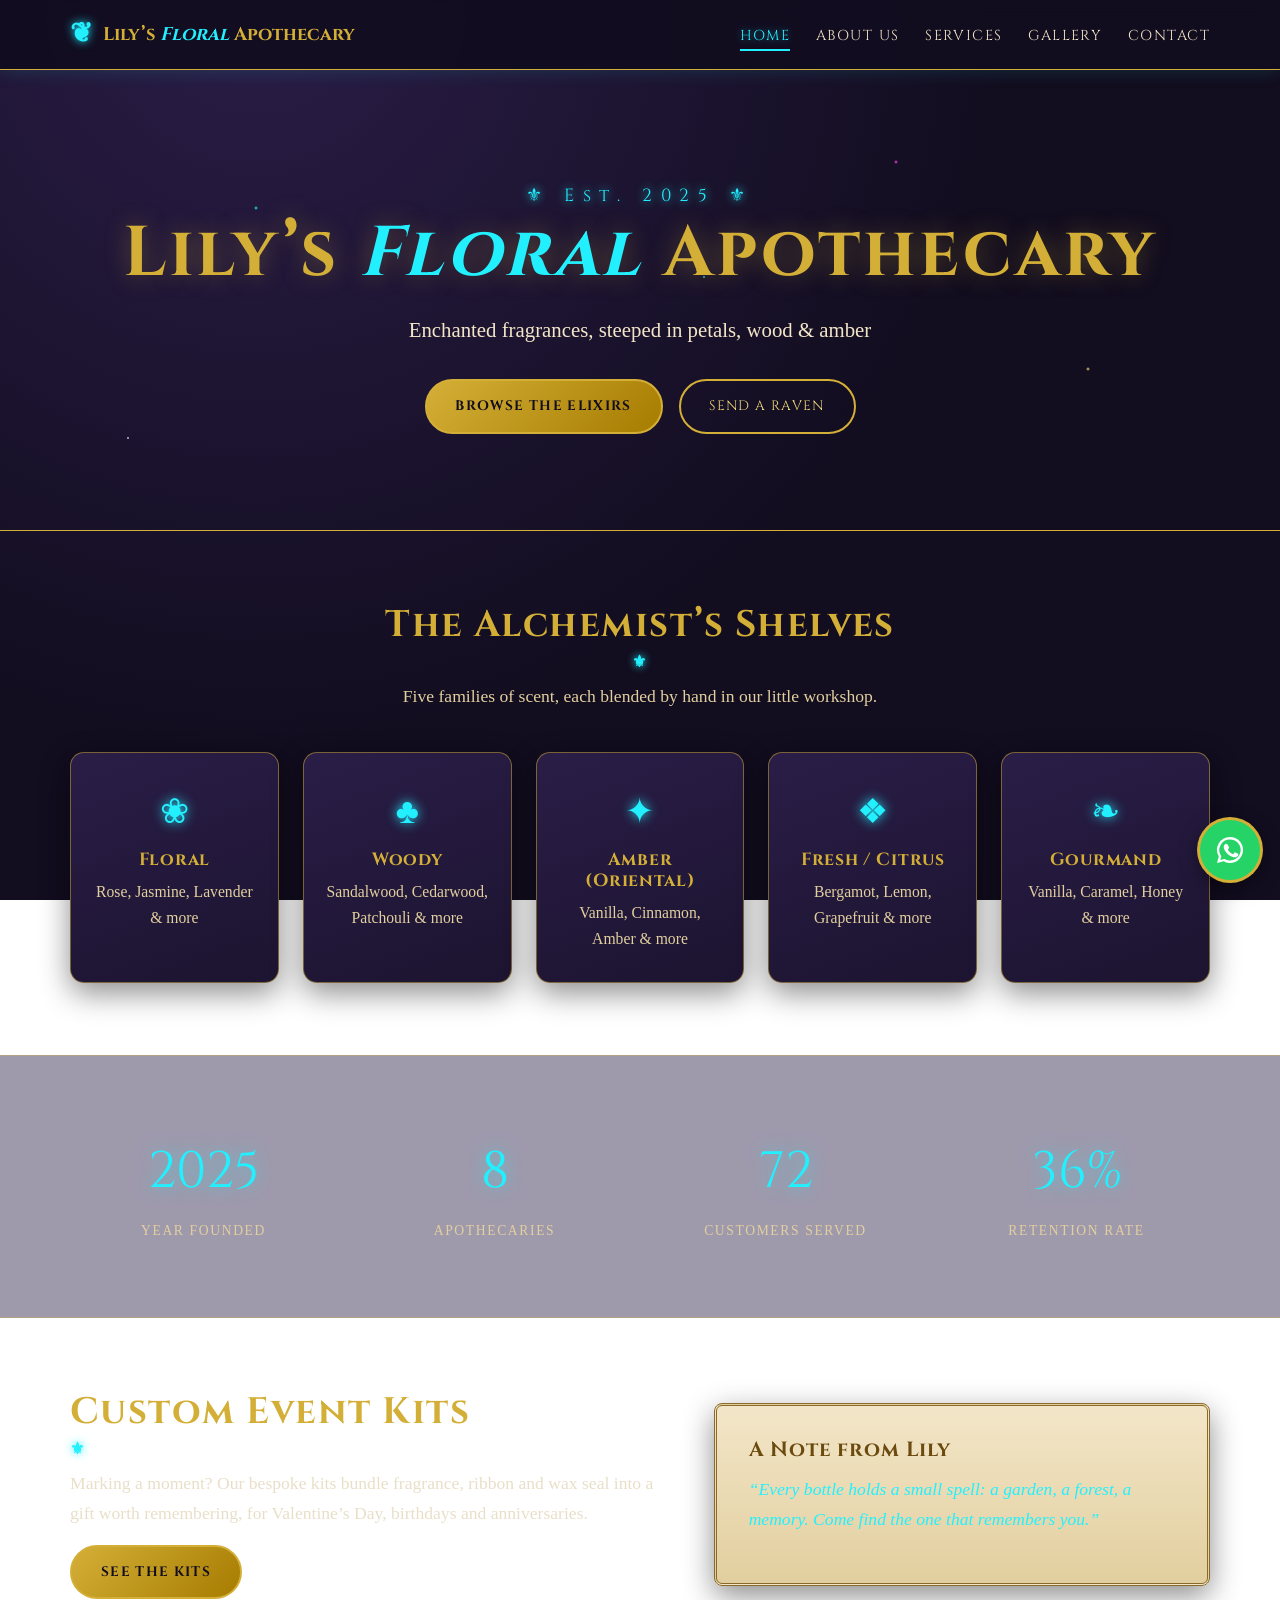
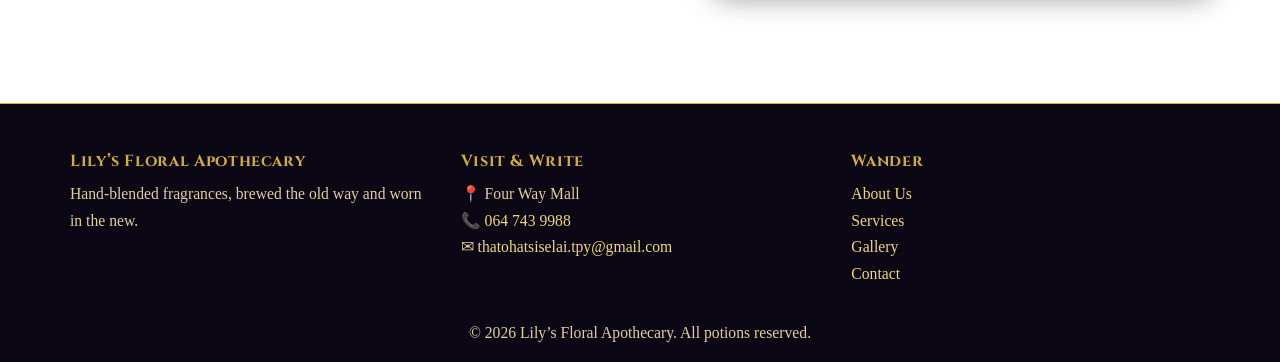
<file: index.html>
<!DOCTYPE html>
<html lang="en">
<head>
<meta charset="UTF-8">
<meta name="viewport" content="width=device-width, initial-scale=1">
<title>Home | Lily’s Floral Apothecary</title>
<meta name="description" content="Lily’s Floral Apothecary: enchanting perfumes, florals, woods, ambers and custom event kits.">
<link rel="preconnect" href="https://fonts.googleapis.com">
<link rel="preconnect" href="https://fonts.gstatic.com" crossorigin>
<link href="https://fonts.googleapis.com/css2?family=Cinzel:wght@400;600;700&family=IM+Fell+English:ital@0;1&display=swap" rel="stylesheet">
<link rel="stylesheet" href="css/style.css">
</head>
<body>
<header class="site-header">
  <div class="container header-inner">
    <a href="index.html" class="brand" aria-label="Lily’s Floral Apothecary home"><span class="brand-mark">❦</span><span class="brand-text">Lily’s <em>Floral</em> Apothecary</span></a>
    <button class="nav-toggle" aria-label="Toggle menu" aria-expanded="false" aria-controls="main-nav"><span></span><span></span><span></span></button>
    <nav id="main-nav" class="main-nav"><ul><li><a href="index.html" class="active" aria-current="page">Home</a></li><li><a href="about.html">About Us</a></li><li><a href="services.html">Services</a></li><li><a href="gallery.html">Gallery</a></li><li><a href="contact.html">Contact</a></li></ul></nav>
  </div>
</header>
<main>

<section class="hero">
  <div class="stars" aria-hidden="true"></div>
  <div class="container hero-inner">
    <p class="ornament">⚜ Est. 2025 ⚜</p>
    <h1>Lily’s <em>Floral</em> Apothecary</h1>
    <p class="hero-tag">Enchanted fragrances, steeped in petals, wood &amp; amber</p>
    <div class="btn-row"><a class="btn btn-primary" href="services.html">Browse the Elixirs</a><a class="btn btn-ghost" href="contact.html">Send a Raven</a></div>
  </div>
</section>
<section class="section">
  <div class="container">
    <h2 class="section-title">The Alchemist’s Shelves</h2>
    <p class="section-sub">Five families of scent, each blended by hand in our little workshop.</p>
    <div class="grid grid-5"><a class="card rune-card" href="services.html#floral"><span class="rune">❀</span><h3>Floral</h3><p>Rose, Jasmine, Lavender &amp; more</p></a><a class="card rune-card" href="services.html#woody"><span class="rune">♣</span><h3>Woody</h3><p>Sandalwood, Cedarwood, Patchouli &amp; more</p></a><a class="card rune-card" href="services.html#amber"><span class="rune">✦</span><h3>Amber (Oriental)</h3><p>Vanilla, Cinnamon, Amber &amp; more</p></a><a class="card rune-card" href="services.html#fresh"><span class="rune">❖</span><h3>Fresh / Citrus</h3><p>Bergamot, Lemon, Grapefruit &amp; more</p></a><a class="card rune-card" href="services.html#gourmand"><span class="rune">❧</span><h3>Gourmand</h3><p>Vanilla, Caramel, Honey &amp; more</p></a></div>
  </div>
</section>
<section class="section alt">
  <div class="container stats" id="stats">
    <div class="stat"><span class="num" data-target="2025" data-plain="1">2025</span><span class="label">Year Founded</span></div>
    <div class="stat"><span class="num" data-target="8">8</span><span class="label">Apothecaries</span></div>
    <div class="stat"><span class="num" data-target="210">210</span><span class="label">Customers Served</span></div>
    <div class="stat"><span class="num" data-target="72" data-suffix="%">72%</span><span class="label">Retention Rate</span></div>
  </div>
</section>
<section class="section">
  <div class="container split">
    <div><h2 class="section-title left">Custom Event Kits</h2><p>Marking a moment? Our bespoke kits bundle fragrance, ribbon and wax seal into a gift worth remembering, for Valentine’s Day, birthdays and anniversaries.</p><a class="btn btn-primary" href="services.html#kits">See the Kits</a></div>
    <div class="scroll-card"><h3>A Note from Lily</h3><p><em>“Every bottle holds a small spell: a garden, a forest, a memory. Come find the one that remembers you.”</em></p></div>
  </div>
</section>
</main>
<footer class="site-footer">
  <div class="container footer-grid">
    <div><h3>Lily’s Floral Apothecary</h3><p>Hand-blended fragrances, brewed the old way and worn in the new.</p></div>
    <div><h3>Visit &amp; Write</h3><p>📍 Four Way Mall<br>📞 <a href="tel:0647439988">064 743 9988</a><br>✉ <a href="mailto:thatohatsiselai.tpy@gmail.com">thatohatsiselai.tpy@gmail.com</a></p></div>
    <div><h3>Wander</h3><p><a href="about.html">About Us</a><br><a href="services.html">Services</a><br><a href="gallery.html">Gallery</a><br><a href="contact.html">Contact</a></p></div>
  </div>
  <p class="copyright">© <span id="year">2025</span> Lily’s Floral Apothecary. All potions reserved.</p>
</footer>
<a class="wa-float" href="https://wa.me/27647439988?text=Greetings%20Lily%27s%20Floral%20Apothecary%2C%20I%27d%20like%20to%20enquire%20about%20your%20fragrances." target="_blank" rel="noopener" aria-label="Chat with us on WhatsApp">
  <svg viewBox="0 0 32 32" width="32" height="32" aria-hidden="true"><path fill="#fff" d="M16 3a13 13 0 0 0-11.2 19.600L3 29l6.600-1.700A13 13 0 1 0 16 3zm0 2.400a10.600 10.600 0 1 1-5.400 19.700l-.4-.2-3.900 1 1-3.800-.3-.4A10.600 10.600 0 0 1 16 5.400z"/><path fill="#fff" d="M12 9.800c-.3 0-.7.100-1 .5-.4.400-1.300 1.200-1.300 3 0 1.700 1.300 3.400 1.500 3.700.2.200 2.500 4 6.200 5.400 3 1.200 3.700.9 4.300.9.700-.1 2.100-.9 2.400-1.700.3-.8.300-1.500.2-1.700-.1-.1-.3-.2-.7-.4l-2.300-1.100c-.3-.1-.5-.2-.8.200l-1 1.200c-.2.300-.4.300-.8.100-.4-.2-1.500-.6-2.800-1.700-1-.9-1.700-2-1.900-2.400-.2-.4 0-.5.200-.7l.5-.6.300-.5c.1-.2.100-.4 0-.5l-1-2.400c-.3-.6-.5-.5-.7-.5z"/></svg>
</a>
<script src="js/main.js"></script>

</body>
</html>
</file>
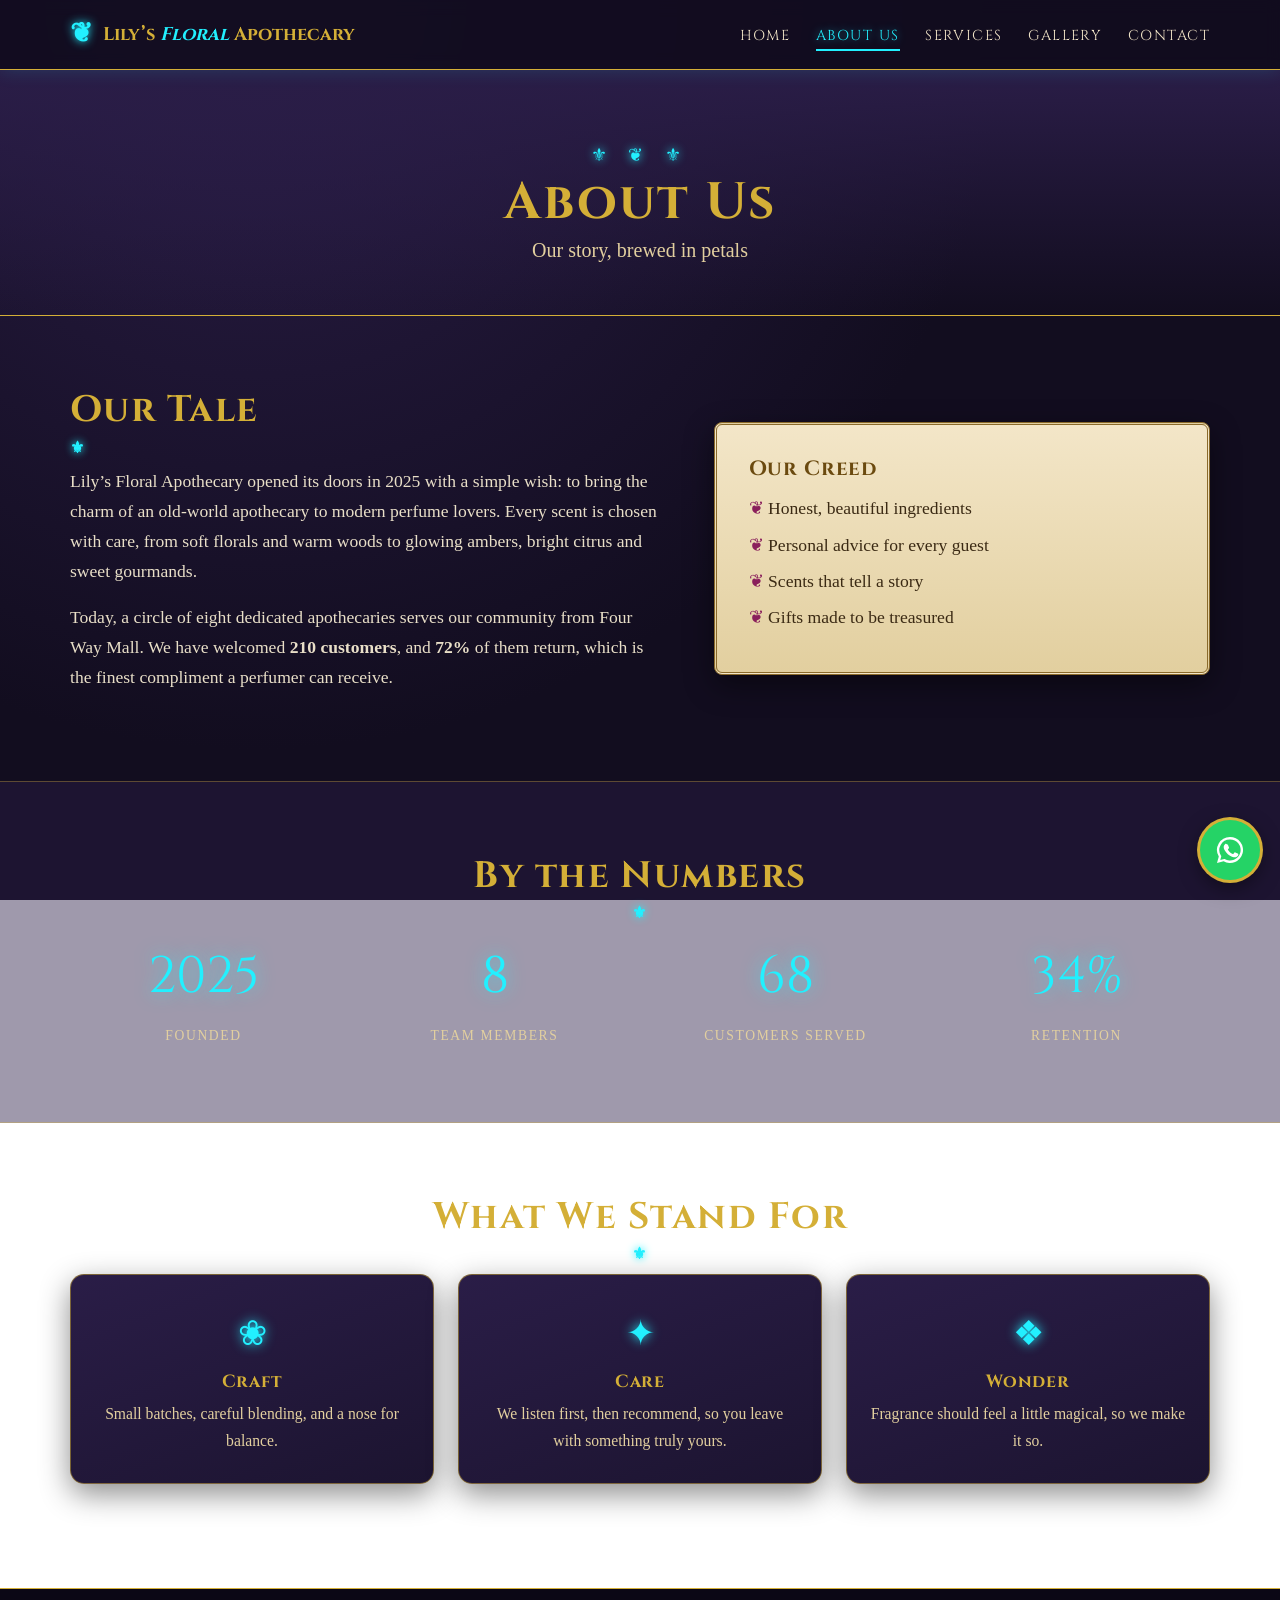
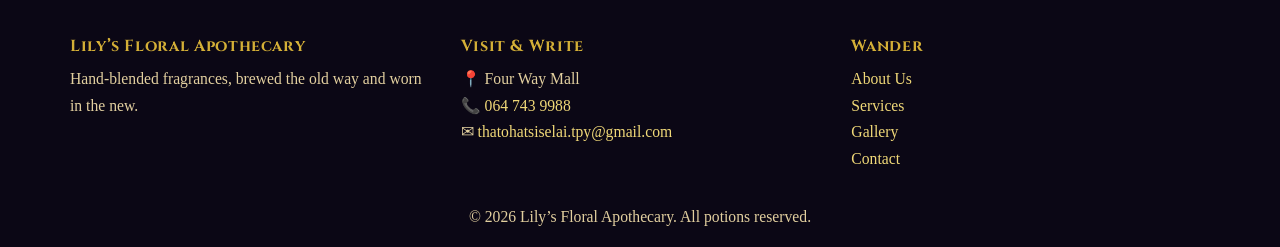
<file: about.html>
<!DOCTYPE html>
<html lang="en">
<head>
<meta charset="UTF-8">
<meta name="viewport" content="width=device-width, initial-scale=1">
<title>About Us | Lily’s Floral Apothecary</title>
<meta name="description" content="Learn about Lily’s Floral Apothecary, founded 2025.">
<link rel="preconnect" href="https://fonts.googleapis.com">
<link rel="preconnect" href="https://fonts.gstatic.com" crossorigin>
<link href="https://fonts.googleapis.com/css2?family=Cinzel:wght@400;600;700&family=IM+Fell+English:ital@0;1&display=swap" rel="stylesheet">
<link rel="stylesheet" href="css/style.css">
</head>
<body>
<header class="site-header">
  <div class="container header-inner">
    <a href="index.html" class="brand" aria-label="Lily’s Floral Apothecary home"><span class="brand-mark">❦</span><span class="brand-text">Lily’s <em>Floral</em> Apothecary</span></a>
    <button class="nav-toggle" aria-label="Toggle menu" aria-expanded="false" aria-controls="main-nav"><span></span><span></span><span></span></button>
    <nav id="main-nav" class="main-nav"><ul><li><a href="index.html">Home</a></li><li><a href="about.html" class="active" aria-current="page">About Us</a></li><li><a href="services.html">Services</a></li><li><a href="gallery.html">Gallery</a></li><li><a href="contact.html">Contact</a></li></ul></nav>
  </div>
</header>
<main>
<section class="page-banner"><div class="container"><p class="ornament">⚜ ❦ ⚜</p><h1>About Us</h1><p class="lead">Our story, brewed in petals</p></div></section>
<section class="section"><div class="container split">
  <div><h2 class="section-title left">Our Tale</h2>
  <p>Lily’s Floral Apothecary opened its doors in 2025 with a simple wish: to bring the charm of an old-world apothecary to modern perfume lovers. Every scent is chosen with care, from soft florals and warm woods to glowing ambers, bright citrus and sweet gourmands.</p>
  <p>Today, a circle of eight dedicated apothecaries serves our community from Four Way Mall. We have welcomed <strong>210 customers</strong>, and <strong>72%</strong> of them return, which is the finest compliment a perfumer can receive.</p></div>
  <div class="scroll-card"><h3>Our Creed</h3><ul class="rune-list"><li>Honest, beautiful ingredients</li><li>Personal advice for every guest</li><li>Scents that tell a story</li><li>Gifts made to be treasured</li></ul></div>
</div></section>
<section class="section alt"><div class="container">
  <h2 class="section-title">By the Numbers</h2>
  <div class="stats">
    <div class="stat"><span class="num" data-target="2025" data-plain="1">2025</span><span class="label">Founded</span></div>
    <div class="stat"><span class="num" data-target="8">8</span><span class="label">Team Members</span></div>
    <div class="stat"><span class="num" data-target="210">210</span><span class="label">Customers Served</span></div>
    <div class="stat"><span class="num" data-target="72" data-suffix="%">72%</span><span class="label">Retention</span></div>
  </div>
</div></section>
<section class="section"><div class="container">
  <h2 class="section-title">What We Stand For</h2>
  <div class="grid grid-3">
    <div class="card"><span class="rune">❀</span><h3>Craft</h3><p>Small batches, careful blending, and a nose for balance.</p></div>
    <div class="card"><span class="rune">✦</span><h3>Care</h3><p>We listen first, then recommend, so you leave with something truly yours.</p></div>
    <div class="card"><span class="rune">❖</span><h3>Wonder</h3><p>Fragrance should feel a little magical, so we make it so.</p></div>
  </div>
</div></section>
</main>
<footer class="site-footer">
  <div class="container footer-grid">
    <div><h3>Lily’s Floral Apothecary</h3><p>Hand-blended fragrances, brewed the old way and worn in the new.</p></div>
    <div><h3>Visit &amp; Write</h3><p>📍 Four Way Mall<br>📞 <a href="tel:0647439988">064 743 9988</a><br>✉ <a href="mailto:thatohatsiselai.tpy@gmail.com">thatohatsiselai.tpy@gmail.com</a></p></div>
    <div><h3>Wander</h3><p><a href="about.html">About Us</a><br><a href="services.html">Services</a><br><a href="gallery.html">Gallery</a><br><a href="contact.html">Contact</a></p></div>
  </div>
  <p class="copyright">© <span id="year">2025</span> Lily’s Floral Apothecary. All potions reserved.</p>
</footer>
<a class="wa-float" href="https://wa.me/27647439988?text=Greetings%20Lily%27s%20Floral%20Apothecary%2C%20I%27d%20like%20to%20enquire%20about%20your%20fragrances." target="_blank" rel="noopener" aria-label="Chat with us on WhatsApp">
  <svg viewBox="0 0 32 32" width="32" height="32" aria-hidden="true"><path fill="#fff" d="M16 3a13 13 0 0 0-11.2 19.600L3 29l6.600-1.700A13 13 0 1 0 16 3zm0 2.400a10.600 10.600 0 1 1-5.400 19.700l-.4-.2-3.900 1 1-3.800-.3-.4A10.600 10.600 0 0 1 16 5.400z"/><path fill="#fff" d="M12 9.800c-.3 0-.7.100-1 .5-.4.400-1.300 1.200-1.300 3 0 1.700 1.300 3.400 1.500 3.700.2.200 2.500 4 6.200 5.400 3 1.200 3.700.9 4.300.9.700-.1 2.100-.9 2.400-1.700.3-.8.300-1.500.2-1.700-.1-.1-.3-.2-.7-.4l-2.300-1.100c-.3-.1-.5-.2-.8.200l-1 1.200c-.2.300-.4.300-.8.100-.4-.2-1.500-.6-2.800-1.700-1-.9-1.700-2-1.900-2.400-.2-.4 0-.5.200-.7l.5-.6.300-.5c.1-.2.100-.4 0-.5l-1-2.400c-.3-.6-.5-.5-.7-.5z"/></svg>
</a>
<script src="js/main.js"></script>

</body>
</html>
</file>
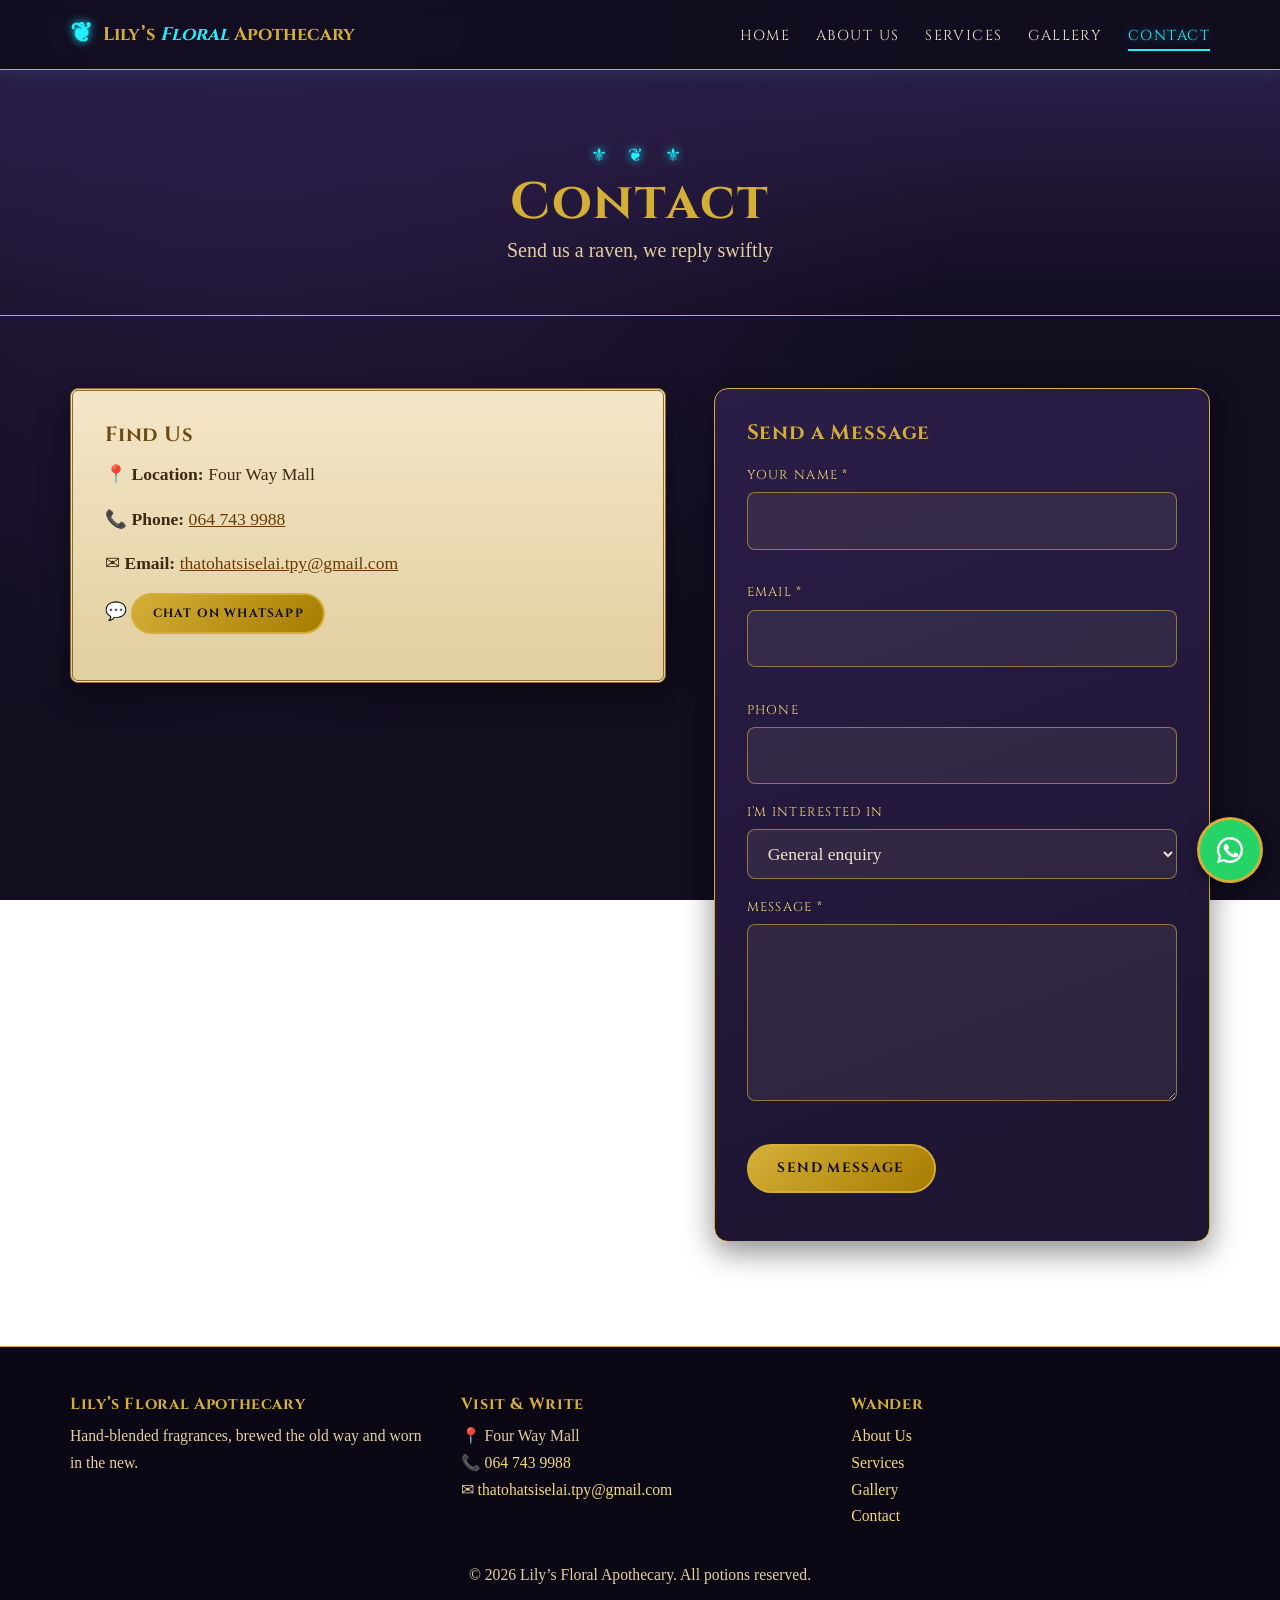
<file: contact.html>
<!DOCTYPE html>
<html lang="en">
<head>
<meta charset="UTF-8">
<meta name="viewport" content="width=device-width, initial-scale=1">
<title>Contact | Lily’s Floral Apothecary</title>
<meta name="description" content="Contact Lily’s Floral Apothecary.">
<link rel="preconnect" href="https://fonts.googleapis.com">
<link rel="preconnect" href="https://fonts.gstatic.com" crossorigin>
<link href="https://fonts.googleapis.com/css2?family=Cinzel:wght@400;600;700&family=IM+Fell+English:ital@0;1&display=swap" rel="stylesheet">
<link rel="stylesheet" href="css/style.css">
</head>
<body>
<header class="site-header">
  <div class="container header-inner">
    <a href="index.html" class="brand" aria-label="Lily’s Floral Apothecary home"><span class="brand-mark">❦</span><span class="brand-text">Lily’s <em>Floral</em> Apothecary</span></a>
    <button class="nav-toggle" aria-label="Toggle menu" aria-expanded="false" aria-controls="main-nav"><span></span><span></span><span></span></button>
    <nav id="main-nav" class="main-nav"><ul><li><a href="index.html">Home</a></li><li><a href="about.html">About Us</a></li><li><a href="services.html">Services</a></li><li><a href="gallery.html">Gallery</a></li><li><a href="contact.html" class="active" aria-current="page">Contact</a></li></ul></nav>
  </div>
</header>
<main>
<section class="page-banner"><div class="container"><p class="ornament">⚜ ❦ ⚜</p><h1>Contact</h1><p class="lead">Send us a raven, we reply swiftly</p></div></section>
<section class="section"><div class="container split contact-split">
  <div class="scroll-card info">
    <h3>Find Us</h3>
    <p>📍 <strong>Location:</strong> Four Way Mall</p>
    <p>📞 <strong>Phone:</strong> <a href="tel:0647439988">064 743 9988</a></p>
    <p>✉ <strong>Email:</strong> <a href="mailto:thatohatsiselai.tpy@gmail.com">thatohatsiselai.tpy@gmail.com</a></p>
    <p>💬 <a class="btn btn-primary small" href="https://wa.me/27647439988" target="_blank" rel="noopener">Chat on WhatsApp</a></p>
  </div>
  <div>
    <form id="contact-form" class="form" novalidate>
      <h3>Send a Message</h3>
      <div class="field"><label for="name">Your Name *</label><input id="name" name="name" type="text" required autocomplete="name"><small class="err" data-for="name"></small></div>
      <div class="field"><label for="email">Email *</label><input id="email" name="email" type="email" required autocomplete="email"><small class="err" data-for="email"></small></div>
      <div class="field"><label for="phone">Phone</label><input id="phone" name="phone" type="tel" autocomplete="tel"></div>
      <div class="field"><label for="interest">I’m interested in</label>
        <select id="interest" name="interest"><option value="General enquiry">General enquiry</option>
        <optgroup label="Fragrances"><option value="Floral">Floral</option><option value="Woody">Woody</option><option value="Amber (Oriental)">Amber (Oriental)</option><option value="Fresh / Citrus">Fresh / Citrus</option><option value="Gourmand">Gourmand</option></optgroup>
        <optgroup label="Custom Event Kits"><option value="Valentine’s Day Kit (R600)">Valentine’s Day Kit (R600)</option><option value="Birthday Kit (R790)">Birthday Kit (R790)</option><option value="Anniversary Kit (R2090)">Anniversary Kit (R2090)</option></optgroup></select></div>
      <div class="field"><label for="message">Message *</label><textarea id="message" name="message" rows="5" required></textarea><small class="err" data-for="message"></small></div>
      <input type="text" name="website" id="website" class="hp" tabindex="-1" autocomplete="off" aria-hidden="true">
      <button class="btn btn-primary" type="submit" id="submit-btn">Send Message</button>
      <div id="form-status" class="form-status" role="status" aria-live="polite"></div>
    </form>
  </div>
</div></section>
</main>
<footer class="site-footer">
  <div class="container footer-grid">
    <div><h3>Lily’s Floral Apothecary</h3><p>Hand-blended fragrances, brewed the old way and worn in the new.</p></div>
    <div><h3>Visit &amp; Write</h3><p>📍 Four Way Mall<br>📞 <a href="tel:0647439988">064 743 9988</a><br>✉ <a href="mailto:thatohatsiselai.tpy@gmail.com">thatohatsiselai.tpy@gmail.com</a></p></div>
    <div><h3>Wander</h3><p><a href="about.html">About Us</a><br><a href="services.html">Services</a><br><a href="gallery.html">Gallery</a><br><a href="contact.html">Contact</a></p></div>
  </div>
  <p class="copyright">© <span id="year">2025</span> Lily’s Floral Apothecary. All potions reserved.</p>
</footer>
<a class="wa-float" href="https://wa.me/27647439988?text=Greetings%20Lily%27s%20Floral%20Apothecary%2C%20I%27d%20like%20to%20enquire%20about%20your%20fragrances." target="_blank" rel="noopener" aria-label="Chat with us on WhatsApp">
  <svg viewBox="0 0 32 32" width="32" height="32" aria-hidden="true"><path fill="#fff" d="M16 3a13 13 0 0 0-11.2 19.600L3 29l6.600-1.700A13 13 0 1 0 16 3zm0 2.400a10.600 10.600 0 1 1-5.400 19.700l-.4-.2-3.900 1 1-3.800-.3-.4A10.600 10.600 0 0 1 16 5.400z"/><path fill="#fff" d="M12 9.800c-.3 0-.7.100-1 .5-.4.400-1.300 1.200-1.300 3 0 1.700 1.300 3.400 1.500 3.700.2.200 2.500 4 6.200 5.400 3 1.200 3.700.9 4.300.9.700-.1 2.100-.9 2.400-1.700.3-.8.300-1.500.2-1.700-.1-.1-.3-.2-.7-.4l-2.300-1.100c-.3-.1-.5-.2-.8.200l-1 1.200c-.2.300-.4.300-.8.100-.4-.2-1.500-.6-2.800-1.700-1-.9-1.700-2-1.900-2.400-.2-.4 0-.5.200-.7l.5-.6.300-.5c.1-.2.100-.4 0-.5l-1-2.400c-.3-.6-.5-.5-.7-.5z"/></svg>
</a>
<script src="js/main.js"></script>

</body>
</html>
</file>
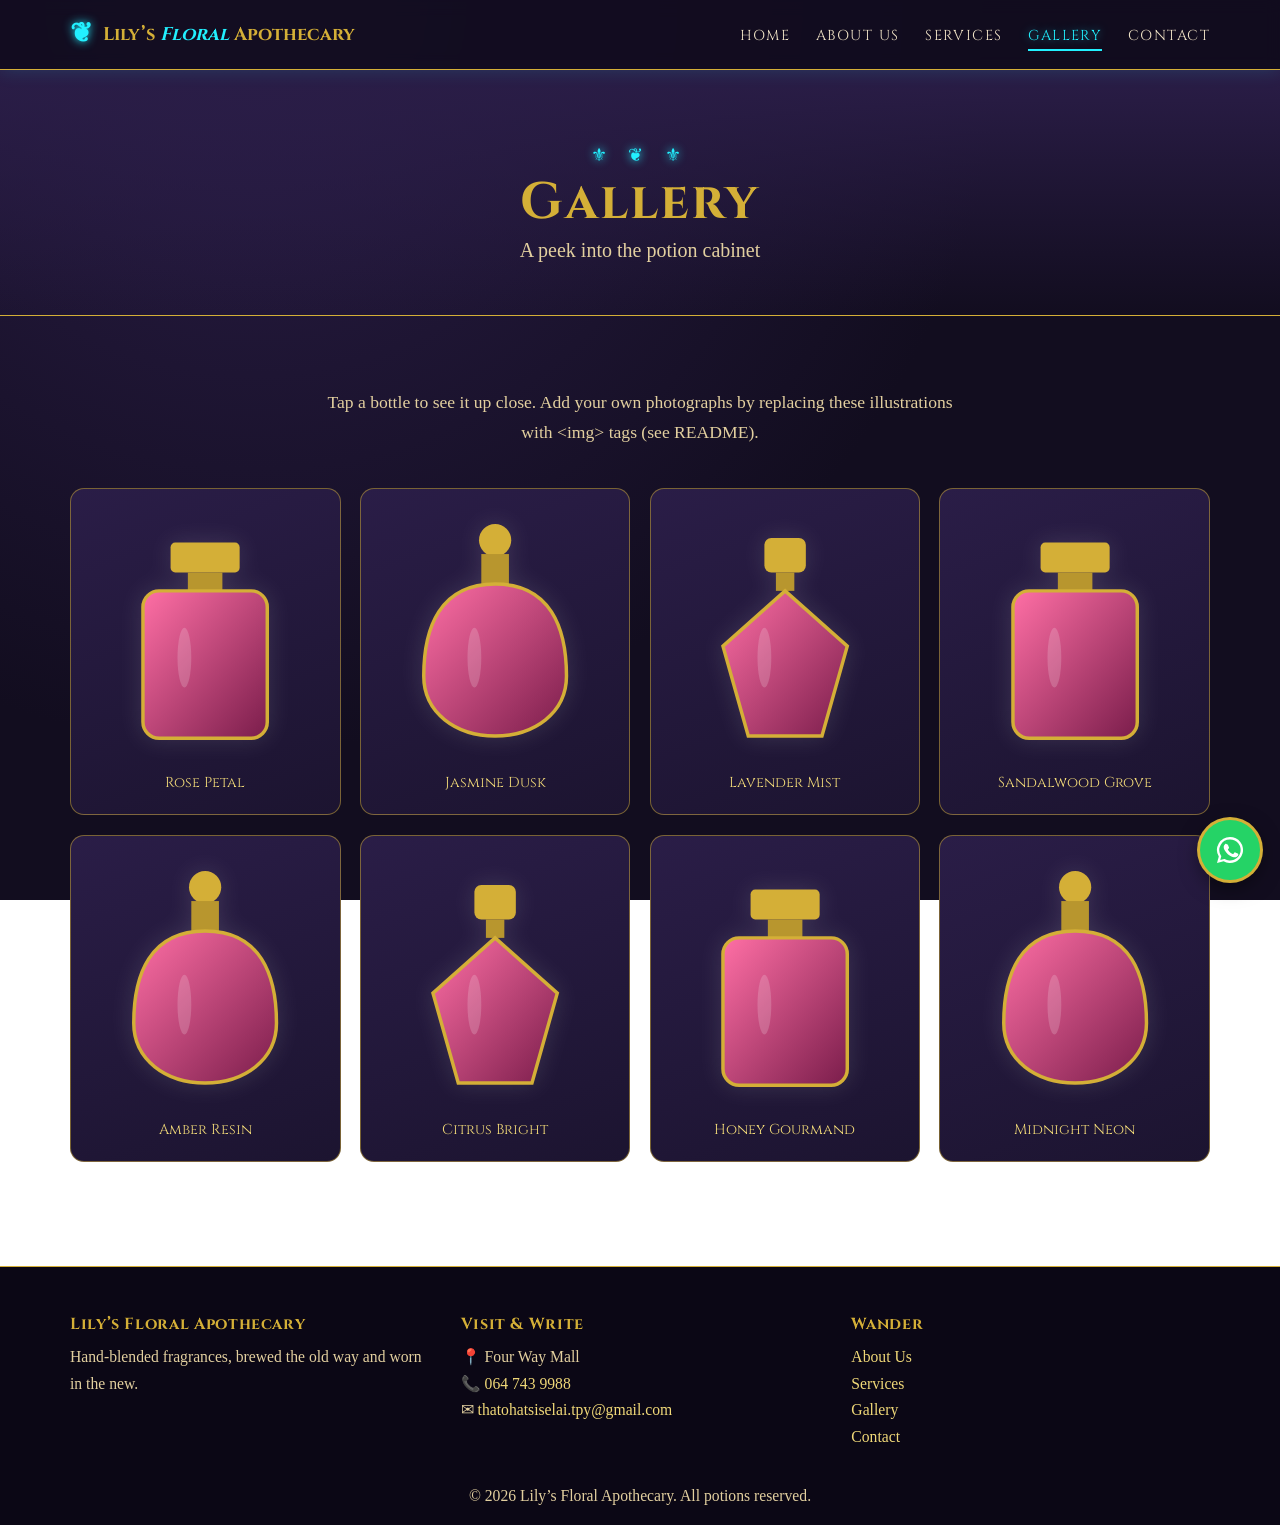
<file: gallery.html>
<!DOCTYPE html>
<html lang="en">
<head>
<meta charset="UTF-8">
<meta name="viewport" content="width=device-width, initial-scale=1">
<title>Gallery | Lily’s Floral Apothecary</title>
<meta name="description" content="Gallery of our fragrances.">
<link rel="preconnect" href="https://fonts.googleapis.com">
<link rel="preconnect" href="https://fonts.gstatic.com" crossorigin>
<link href="https://fonts.googleapis.com/css2?family=Cinzel:wght@400;600;700&family=IM+Fell+English:ital@0;1&display=swap" rel="stylesheet">
<link rel="stylesheet" href="css/style.css">
</head>
<body>
<header class="site-header">
  <div class="container header-inner">
    <a href="index.html" class="brand" aria-label="Lily’s Floral Apothecary home"><span class="brand-mark">❦</span><span class="brand-text">Lily’s <em>Floral</em> Apothecary</span></a>
    <button class="nav-toggle" aria-label="Toggle menu" aria-expanded="false" aria-controls="main-nav"><span></span><span></span><span></span></button>
    <nav id="main-nav" class="main-nav"><ul><li><a href="index.html">Home</a></li><li><a href="about.html">About Us</a></li><li><a href="services.html">Services</a></li><li><a href="gallery.html" class="active" aria-current="page">Gallery</a></li><li><a href="contact.html">Contact</a></li></ul></nav>
  </div>
</header>
<main>
<section class="page-banner"><div class="container"><p class="ornament">⚜ ❦ ⚜</p><h1>Gallery</h1><p class="lead">A peek into the potion cabinet</p></div></section>
<section class="section"><div class="container">
  <p class="section-sub">Tap a bottle to see it up close. Add your own photographs by replacing these illustrations with &lt;img&gt; tags (see README).</p>
  <div class="gallery-grid"><figure class="gal-item" tabindex="0" role="button" aria-label="Enlarge Rose Petal"><svg viewBox="0 0 200 220" role="img" aria-hidden="true"><defs><linearGradient id="g" x1="0" y1="0" x2="1" y2="1"><stop offset="0" stop-color="#ff6fa5"/><stop offset="1" stop-color="#7a1d4b"/></linearGradient></defs><rect x="70" y="30" width="60" height="26" rx="4" fill="#d4af37"/><rect x="85" y="56" width="30" height="16" fill="#b8962e"/><path d="M60 72h80a14 14 0 0 1 14 14v100a14 14 0 0 1-14 14H60a14 14 0 0 1-14-14V86a14 14 0 0 1 14-14z" fill="url(#g)" stroke="#d4af37" stroke-width="3"/><ellipse cx="82" cy="130" rx="6" ry="26" fill="#fff" opacity=".18"/></svg><figcaption>Rose Petal</figcaption></figure><figure class="gal-item" tabindex="0" role="button" aria-label="Enlarge Jasmine Dusk"><svg viewBox="0 0 200 220" role="img" aria-hidden="true"><defs><linearGradient id="g" x1="0" y1="0" x2="1" y2="1"><stop offset="0" stop-color="#fff1b8"/><stop offset="1" stop-color="#c79a3a"/></linearGradient></defs><circle cx="100" cy="28" r="14" fill="#d4af37"/><rect x="88" y="40" width="24" height="26" fill="#b8962e"/><path d="M100 66c-48 0-62 38-62 80 0 32 28 52 62 52s62-20 62-52c0-42-14-80-62-80z" fill="url(#g)" stroke="#d4af37" stroke-width="3"/><ellipse cx="82" cy="130" rx="6" ry="26" fill="#fff" opacity=".18"/></svg><figcaption>Jasmine Dusk</figcaption></figure><figure class="gal-item" tabindex="0" role="button" aria-label="Enlarge Lavender Mist"><svg viewBox="0 0 200 220" role="img" aria-hidden="true"><defs><linearGradient id="g" x1="0" y1="0" x2="1" y2="1"><stop offset="0" stop-color="#b79cff"/><stop offset="1" stop-color="#4a2a8c"/></linearGradient></defs><rect x="82" y="26" width="36" height="30" rx="6" fill="#d4af37"/><rect x="92" y="56" width="16" height="16" fill="#b8962e"/><path d="M100 72L46 120l22 78h64l22-78z" fill="url(#g)" stroke="#d4af37" stroke-width="3"/><ellipse cx="82" cy="130" rx="6" ry="26" fill="#fff" opacity=".18"/></svg><figcaption>Lavender Mist</figcaption></figure><figure class="gal-item" tabindex="0" role="button" aria-label="Enlarge Sandalwood Grove"><svg viewBox="0 0 200 220" role="img" aria-hidden="true"><defs><linearGradient id="g" x1="0" y1="0" x2="1" y2="1"><stop offset="0" stop-color="#c8956a"/><stop offset="1" stop-color="#5a3a22"/></linearGradient></defs><rect x="70" y="30" width="60" height="26" rx="4" fill="#d4af37"/><rect x="85" y="56" width="30" height="16" fill="#b8962e"/><path d="M60 72h80a14 14 0 0 1 14 14v100a14 14 0 0 1-14 14H60a14 14 0 0 1-14-14V86a14 14 0 0 1 14-14z" fill="url(#g)" stroke="#d4af37" stroke-width="3"/><ellipse cx="82" cy="130" rx="6" ry="26" fill="#fff" opacity=".18"/></svg><figcaption>Sandalwood Grove</figcaption></figure><figure class="gal-item" tabindex="0" role="button" aria-label="Enlarge Amber Resin"><svg viewBox="0 0 200 220" role="img" aria-hidden="true"><defs><linearGradient id="g" x1="0" y1="0" x2="1" y2="1"><stop offset="0" stop-color="#ffb347"/><stop offset="1" stop-color="#8a3c00"/></linearGradient></defs><circle cx="100" cy="28" r="14" fill="#d4af37"/><rect x="88" y="40" width="24" height="26" fill="#b8962e"/><path d="M100 66c-48 0-62 38-62 80 0 32 28 52 62 52s62-20 62-52c0-42-14-80-62-80z" fill="url(#g)" stroke="#d4af37" stroke-width="3"/><ellipse cx="82" cy="130" rx="6" ry="26" fill="#fff" opacity=".18"/></svg><figcaption>Amber Resin</figcaption></figure><figure class="gal-item" tabindex="0" role="button" aria-label="Enlarge Citrus Bright"><svg viewBox="0 0 200 220" role="img" aria-hidden="true"><defs><linearGradient id="g" x1="0" y1="0" x2="1" y2="1"><stop offset="0" stop-color="#d7ff5a"/><stop offset="1" stop-color="#2f8f4a"/></linearGradient></defs><rect x="82" y="26" width="36" height="30" rx="6" fill="#d4af37"/><rect x="92" y="56" width="16" height="16" fill="#b8962e"/><path d="M100 72L46 120l22 78h64l22-78z" fill="url(#g)" stroke="#d4af37" stroke-width="3"/><ellipse cx="82" cy="130" rx="6" ry="26" fill="#fff" opacity=".18"/></svg><figcaption>Citrus Bright</figcaption></figure><figure class="gal-item" tabindex="0" role="button" aria-label="Enlarge Honey Gourmand"><svg viewBox="0 0 200 220" role="img" aria-hidden="true"><defs><linearGradient id="g" x1="0" y1="0" x2="1" y2="1"><stop offset="0" stop-color="#ffd45e"/><stop offset="1" stop-color="#a8620c"/></linearGradient></defs><rect x="70" y="30" width="60" height="26" rx="4" fill="#d4af37"/><rect x="85" y="56" width="30" height="16" fill="#b8962e"/><path d="M60 72h80a14 14 0 0 1 14 14v100a14 14 0 0 1-14 14H60a14 14 0 0 1-14-14V86a14 14 0 0 1 14-14z" fill="url(#g)" stroke="#d4af37" stroke-width="3"/><ellipse cx="82" cy="130" rx="6" ry="26" fill="#fff" opacity=".18"/></svg><figcaption>Honey Gourmand</figcaption></figure><figure class="gal-item" tabindex="0" role="button" aria-label="Enlarge Midnight Neon"><svg viewBox="0 0 200 220" role="img" aria-hidden="true"><defs><linearGradient id="g" x1="0" y1="0" x2="1" y2="1"><stop offset="0" stop-color="#22f0ff"/><stop offset="1" stop-color="#a028ff"/></linearGradient></defs><circle cx="100" cy="28" r="14" fill="#d4af37"/><rect x="88" y="40" width="24" height="26" fill="#b8962e"/><path d="M100 66c-48 0-62 38-62 80 0 32 28 52 62 52s62-20 62-52c0-42-14-80-62-80z" fill="url(#g)" stroke="#d4af37" stroke-width="3"/><ellipse cx="82" cy="130" rx="6" ry="26" fill="#fff" opacity=".18"/></svg><figcaption>Midnight Neon</figcaption></figure></div>
</div></section>
<div class="lightbox" id="lightbox" hidden><button class="lb-close" aria-label="Close">×</button><div class="lb-content" id="lb-content"></div></div>
</main>
<footer class="site-footer">
  <div class="container footer-grid">
    <div><h3>Lily’s Floral Apothecary</h3><p>Hand-blended fragrances, brewed the old way and worn in the new.</p></div>
    <div><h3>Visit &amp; Write</h3><p>📍 Four Way Mall<br>📞 <a href="tel:0647439988">064 743 9988</a><br>✉ <a href="mailto:thatohatsiselai.tpy@gmail.com">thatohatsiselai.tpy@gmail.com</a></p></div>
    <div><h3>Wander</h3><p><a href="about.html">About Us</a><br><a href="services.html">Services</a><br><a href="gallery.html">Gallery</a><br><a href="contact.html">Contact</a></p></div>
  </div>
  <p class="copyright">© <span id="year">2025</span> Lily’s Floral Apothecary. All potions reserved.</p>
</footer>
<a class="wa-float" href="https://wa.me/27647439988?text=Greetings%20Lily%27s%20Floral%20Apothecary%2C%20I%27d%20like%20to%20enquire%20about%20your%20fragrances." target="_blank" rel="noopener" aria-label="Chat with us on WhatsApp">
  <svg viewBox="0 0 32 32" width="32" height="32" aria-hidden="true"><path fill="#fff" d="M16 3a13 13 0 0 0-11.2 19.600L3 29l6.600-1.700A13 13 0 1 0 16 3zm0 2.400a10.600 10.600 0 1 1-5.400 19.700l-.4-.2-3.900 1 1-3.800-.3-.4A10.600 10.600 0 0 1 16 5.400z"/><path fill="#fff" d="M12 9.800c-.3 0-.7.100-1 .5-.4.400-1.300 1.200-1.300 3 0 1.700 1.300 3.400 1.500 3.700.2.200 2.500 4 6.200 5.400 3 1.200 3.700.9 4.300.9.700-.1 2.100-.9 2.400-1.700.3-.8.300-1.500.2-1.700-.1-.1-.3-.2-.7-.4l-2.300-1.100c-.3-.1-.5-.2-.8.200l-1 1.200c-.2.300-.4.300-.8.100-.4-.2-1.500-.6-2.800-1.700-1-.9-1.700-2-1.900-2.400-.2-.4 0-.5.200-.7l.5-.6.300-.5c.1-.2.100-.4 0-.5l-1-2.400c-.3-.6-.5-.5-.7-.5z"/></svg>
</a>
<script src="js/main.js"></script>

</body>
</html>
</file>
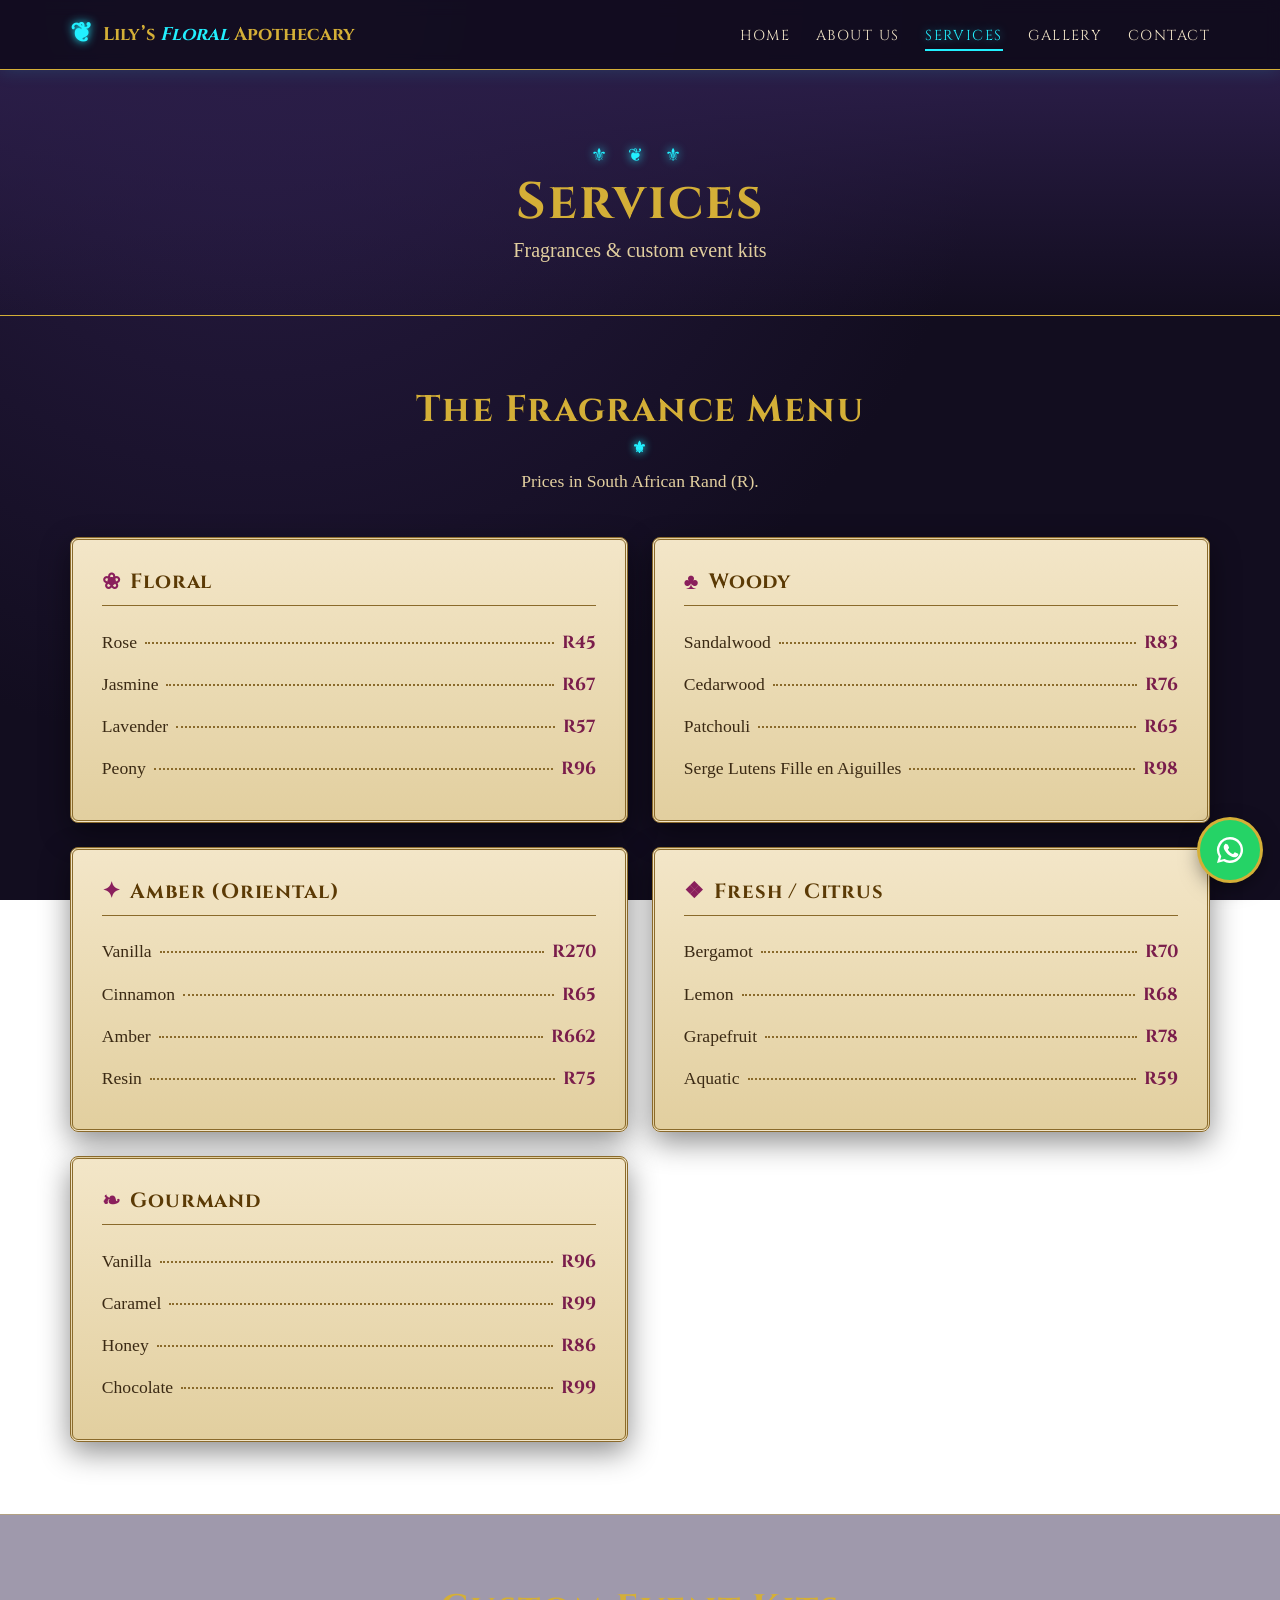
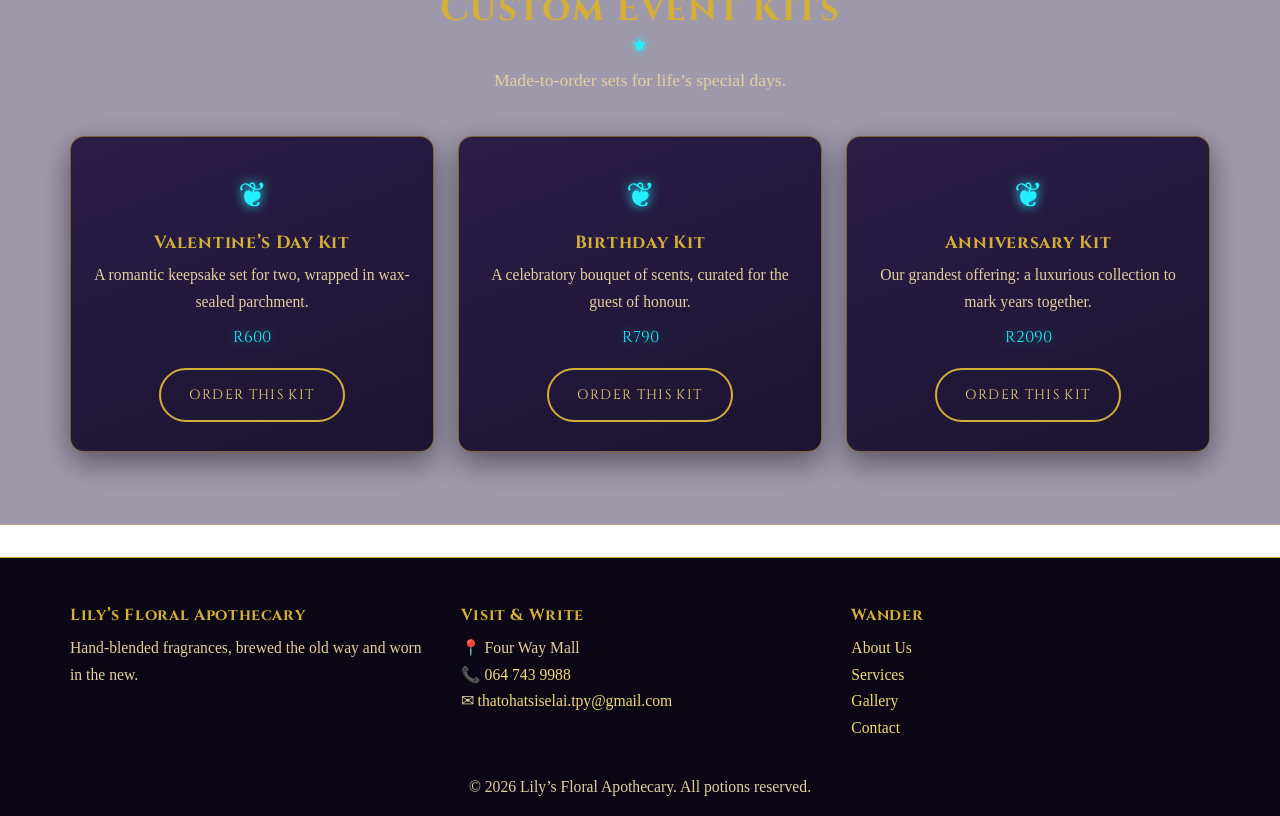
<file: services.html>
<!DOCTYPE html>
<html lang="en">
<head>
<meta charset="UTF-8">
<meta name="viewport" content="width=device-width, initial-scale=1">
<title>Services | Lily’s Floral Apothecary</title>
<meta name="description" content="Fragrance price list and custom event kits.">
<link rel="preconnect" href="https://fonts.googleapis.com">
<link rel="preconnect" href="https://fonts.gstatic.com" crossorigin>
<link href="https://fonts.googleapis.com/css2?family=Cinzel:wght@400;600;700&family=IM+Fell+English:ital@0;1&display=swap" rel="stylesheet">
<link rel="stylesheet" href="css/style.css">
</head>
<body>
<header class="site-header">
  <div class="container header-inner">
    <a href="index.html" class="brand" aria-label="Lily’s Floral Apothecary home"><span class="brand-mark">❦</span><span class="brand-text">Lily’s <em>Floral</em> Apothecary</span></a>
    <button class="nav-toggle" aria-label="Toggle menu" aria-expanded="false" aria-controls="main-nav"><span></span><span></span><span></span></button>
    <nav id="main-nav" class="main-nav"><ul><li><a href="index.html">Home</a></li><li><a href="about.html">About Us</a></li><li><a href="services.html" class="active" aria-current="page">Services</a></li><li><a href="gallery.html">Gallery</a></li><li><a href="contact.html">Contact</a></li></ul></nav>
  </div>
</header>
<main>
<section class="page-banner"><div class="container"><p class="ornament">⚜ ❦ ⚜</p><h1>Services</h1><p class="lead">Fragrances &amp; custom event kits</p></div></section>
<section class="section"><div class="container">
  <h2 class="section-title">The Fragrance Menu</h2>
  <p class="section-sub">Prices in South African Rand (R).</p>
  <div class="grid grid-2"><article class="menu-card" id="floral"><h3><span class="rune">❀</span> Floral</h3><ul class="price-list"><li><span class="item">Rose</span><span class="dots"></span><span class="price">R45</span></li><li><span class="item">Jasmine</span><span class="dots"></span><span class="price">R67</span></li><li><span class="item">Lavender</span><span class="dots"></span><span class="price">R57</span></li><li><span class="item">Peony</span><span class="dots"></span><span class="price">R96</span></li></ul></article><article class="menu-card" id="woody"><h3><span class="rune">♣</span> Woody</h3><ul class="price-list"><li><span class="item">Sandalwood</span><span class="dots"></span><span class="price">R83</span></li><li><span class="item">Cedarwood</span><span class="dots"></span><span class="price">R76</span></li><li><span class="item">Patchouli</span><span class="dots"></span><span class="price">R65</span></li><li><span class="item">Serge Lutens Fille en Aiguilles</span><span class="dots"></span><span class="price">R98</span></li></ul></article><article class="menu-card" id="amber"><h3><span class="rune">✦</span> Amber (Oriental)</h3><ul class="price-list"><li><span class="item">Vanilla</span><span class="dots"></span><span class="price">R270</span></li><li><span class="item">Cinnamon</span><span class="dots"></span><span class="price">R65</span></li><li><span class="item">Amber</span><span class="dots"></span><span class="price">R662</span></li><li><span class="item">Resin</span><span class="dots"></span><span class="price">R75</span></li></ul></article><article class="menu-card" id="fresh"><h3><span class="rune">❖</span> Fresh / Citrus</h3><ul class="price-list"><li><span class="item">Bergamot</span><span class="dots"></span><span class="price">R70</span></li><li><span class="item">Lemon</span><span class="dots"></span><span class="price">R68</span></li><li><span class="item">Grapefruit</span><span class="dots"></span><span class="price">R78</span></li><li><span class="item">Aquatic</span><span class="dots"></span><span class="price">R59</span></li></ul></article><article class="menu-card" id="gourmand"><h3><span class="rune">❧</span> Gourmand</h3><ul class="price-list"><li><span class="item">Vanilla</span><span class="dots"></span><span class="price">R96</span></li><li><span class="item">Caramel</span><span class="dots"></span><span class="price">R99</span></li><li><span class="item">Honey</span><span class="dots"></span><span class="price">R86</span></li><li><span class="item">Chocolate</span><span class="dots"></span><span class="price">R99</span></li></ul></article></div>
</div></section>
<section class="section alt" id="kits"><div class="container">
  <h2 class="section-title">Custom Event Kits</h2>
  <p class="section-sub">Made-to-order sets for life’s special days.</p>
  <div class="grid grid-3"><div class="card kit"><span class="rune">❦</span><h3>Valentine’s Day Kit</h3><p>A romantic keepsake set for two, wrapped in wax-sealed parchment.</p><p class="kit-price">R600</p><a class="btn btn-ghost" href="contact.html?kit=Valentine’s Day Kit">Order this Kit</a></div><div class="card kit"><span class="rune">❦</span><h3>Birthday Kit</h3><p>A celebratory bouquet of scents, curated for the guest of honour.</p><p class="kit-price">R790</p><a class="btn btn-ghost" href="contact.html?kit=Birthday Kit">Order this Kit</a></div><div class="card kit"><span class="rune">❦</span><h3>Anniversary Kit</h3><p>Our grandest offering: a luxurious collection to mark years together.</p><p class="kit-price">R2090</p><a class="btn btn-ghost" href="contact.html?kit=Anniversary Kit">Order this Kit</a></div></div>
</div></section>
</main>
<footer class="site-footer">
  <div class="container footer-grid">
    <div><h3>Lily’s Floral Apothecary</h3><p>Hand-blended fragrances, brewed the old way and worn in the new.</p></div>
    <div><h3>Visit &amp; Write</h3><p>📍 Four Way Mall<br>📞 <a href="tel:0647439988">064 743 9988</a><br>✉ <a href="mailto:thatohatsiselai.tpy@gmail.com">thatohatsiselai.tpy@gmail.com</a></p></div>
    <div><h3>Wander</h3><p><a href="about.html">About Us</a><br><a href="services.html">Services</a><br><a href="gallery.html">Gallery</a><br><a href="contact.html">Contact</a></p></div>
  </div>
  <p class="copyright">© <span id="year">2025</span> Lily’s Floral Apothecary. All potions reserved.</p>
</footer>
<a class="wa-float" href="https://wa.me/27647439988?text=Greetings%20Lily%27s%20Floral%20Apothecary%2C%20I%27d%20like%20to%20enquire%20about%20your%20fragrances." target="_blank" rel="noopener" aria-label="Chat with us on WhatsApp">
  <svg viewBox="0 0 32 32" width="32" height="32" aria-hidden="true"><path fill="#fff" d="M16 3a13 13 0 0 0-11.2 19.600L3 29l6.600-1.700A13 13 0 1 0 16 3zm0 2.400a10.600 10.600 0 1 1-5.400 19.700l-.4-.2-3.900 1 1-3.800-.3-.4A10.600 10.600 0 0 1 16 5.400z"/><path fill="#fff" d="M12 9.800c-.3 0-.7.100-1 .5-.4.400-1.300 1.200-1.300 3 0 1.700 1.300 3.400 1.500 3.700.2.200 2.500 4 6.200 5.400 3 1.200 3.700.9 4.300.9.700-.1 2.100-.9 2.400-1.700.3-.8.300-1.500.2-1.700-.1-.1-.3-.2-.7-.4l-2.300-1.100c-.3-.1-.5-.2-.8.200l-1 1.200c-.2.300-.4.300-.8.100-.4-.2-1.500-.6-2.800-1.700-1-.9-1.700-2-1.900-2.400-.2-.4 0-.5.200-.7l.5-.6.300-.5c.1-.2.100-.4 0-.5l-1-2.400c-.3-.6-.5-.5-.7-.5z"/></svg>
</a>
<script src="js/main.js"></script>

</body>
</html>
</file>
<file: css/style.css>
/* Lily's Floral Apothecary — medieval fantasy apothecary with a touch of neon */
:root{
  --ink:#120d1f; --ink2:#1c1430; --ink3:#2a1d47;
  --parchment:#f3e6c8; --parchment-d:#e2cf9f; --text:#e9dfc8;
  --gold:#d4af37; --gold-l:#f0d878;
  --neon:#22f0ff; --neon2:#ff3df2;
  --radius:14px; --shadow:0 10px 30px rgba(0,0,0,.45);
  --serif:'IM Fell English', Georgia, 'Times New Roman', serif;
  --display:'Cinzel', 'Trajan Pro', Georgia, serif;
}
*{box-sizing:border-box;margin:0;padding:0}
html{scroll-behavior:smooth}
body{font-family:var(--serif);font-size:1.1rem;line-height:1.7;color:var(--text);
  background:radial-gradient(circle at 20% 0%,var(--ink3),var(--ink) 55%) fixed;min-height:100vh}
img,svg{max-width:100%;display:block}
a{color:var(--gold-l);text-decoration:none}
a:hover{color:var(--neon)}
.container{width:min(1140px,92%);margin-inline:auto}
h1,h2,h3{font-family:var(--display);color:var(--gold);line-height:1.2;letter-spacing:.04em}
em{color:var(--neon);font-style:italic}

/* Header */
.site-header{position:sticky;top:0;z-index:50;background:rgba(18,13,31,.92);backdrop-filter:blur(8px);border-bottom:1px solid var(--gold);box-shadow:0 0 18px rgba(34,240,255,.15)}
.header-inner{display:flex;align-items:center;justify-content:space-between;padding:.7rem 0}
.brand{display:flex;align-items:center;gap:.6rem;font-family:var(--display);font-size:1.15rem;color:var(--gold);font-weight:700}
.brand-mark{font-size:1.7rem;color:var(--neon);text-shadow:0 0 10px var(--neon)}
.main-nav ul{display:flex;gap:1.6rem;list-style:none}
.main-nav a{font-family:var(--display);font-size:.9rem;letter-spacing:.1em;text-transform:uppercase;color:var(--parchment);padding:.3rem 0;border-bottom:2px solid transparent}
.main-nav a:hover,.main-nav a.active{color:var(--neon);border-color:var(--neon);text-shadow:0 0 8px rgba(34,240,255,.6)}
.nav-toggle{display:none;background:none;border:1px solid var(--gold);border-radius:8px;padding:.5rem;cursor:pointer}
.nav-toggle span{display:block;width:24px;height:2px;background:var(--gold);margin:5px 0;transition:.3s}
.nav-toggle[aria-expanded="true"] span:nth-child(1){transform:translateY(7px) rotate(45deg)}
.nav-toggle[aria-expanded="true"] span:nth-child(2){opacity:0}
.nav-toggle[aria-expanded="true"] span:nth-child(3){transform:translateY(-7px) rotate(-45deg)}

/* Hero */
.hero{position:relative;text-align:center;padding:7rem 0 6rem;overflow:hidden;border-bottom:1px solid var(--gold)}
.stars{position:absolute;inset:0;background-image:
  radial-gradient(2px 2px at 20% 30%,var(--neon),transparent),radial-gradient(2px 2px at 70% 20%,var(--neon2),transparent),
  radial-gradient(1.5px 1.5px at 40% 70%,#fff,transparent),radial-gradient(2px 2px at 85% 65%,var(--gold-l),transparent),
  radial-gradient(1.5px 1.5px at 10% 80%,#fff,transparent),radial-gradient(1.5px 1.5px at 55% 45%,var(--neon),transparent);
  animation:twinkle 5s ease-in-out infinite alternate}
@keyframes twinkle{from{opacity:.4}to{opacity:1}}
.hero-inner{position:relative}
.hero h1{font-size:clamp(2.2rem,6vw,4.4rem);text-shadow:0 0 25px rgba(212,175,55,.35)}
.hero-tag{font-size:1.3rem;margin:1rem auto 2rem;max-width:560px;color:var(--parchment)}
.ornament{color:var(--neon);letter-spacing:.5em;font-family:var(--display);text-shadow:0 0 10px var(--neon)}
.btn-row{display:flex;flex-wrap:wrap;gap:1rem;justify-content:center}

/* Buttons */
.btn{display:inline-block;font-family:var(--display);text-transform:uppercase;letter-spacing:.1em;font-size:.85rem;padding:.85rem 1.8rem;border-radius:999px;border:2px solid var(--gold);cursor:pointer;transition:.25s}
.btn-primary{background:linear-gradient(135deg,var(--gold),#a67c00);color:var(--ink);font-weight:700}
.btn-primary:hover{color:var(--ink);box-shadow:0 0 22px rgba(34,240,255,.6);border-color:var(--neon);transform:translateY(-2px)}
.btn-ghost{background:transparent;color:var(--gold-l)}
.btn-ghost:hover{border-color:var(--neon);color:var(--neon);box-shadow:0 0 18px rgba(34,240,255,.35)}
.btn.small{padding:.5rem 1.2rem;font-size:.75rem}

/* Sections */
.section{padding:4.5rem 0}
.section.alt{background:rgba(42,29,71,.45);border-block:1px solid rgba(212,175,55,.35)}
.section-title{text-align:center;font-size:clamp(1.6rem,3.5vw,2.3rem);margin-bottom:.6rem}
.section-title.left{text-align:left}
.section-title::after{content:"⚜";display:block;font-size:1rem;color:var(--neon);margin-top:.4rem;text-shadow:0 0 8px var(--neon)}
.section-title.left::after{text-align:left}
.section-sub{text-align:center;max-width:640px;margin:0 auto 2.5rem;color:var(--parchment-d)}
.page-banner{text-align:center;padding:4.5rem 0 3rem;border-bottom:1px solid var(--gold);background:linear-gradient(180deg,var(--ink3),transparent)}
.page-banner h1{font-size:clamp(2rem,5vw,3.2rem)}
.lead{color:var(--parchment-d);font-size:1.25rem}
.split{display:grid;grid-template-columns:1.2fr 1fr;gap:3rem;align-items:center}
.split p{margin-bottom:1rem}

/* Cards & grids */
.grid{display:grid;gap:1.5rem}
.grid-2{grid-template-columns:repeat(2,1fr)}
.grid-3{grid-template-columns:repeat(3,1fr)}
.grid-5{grid-template-columns:repeat(5,1fr)}
.card{background:linear-gradient(160deg,var(--ink3),var(--ink2));border:1px solid rgba(212,175,55,.5);border-radius:var(--radius);padding:1.8rem 1.4rem;text-align:center;box-shadow:var(--shadow);transition:.3s}
.card:hover{transform:translateY(-6px);border-color:var(--neon);box-shadow:0 0 25px rgba(34,240,255,.25)}
.card h3{font-size:1.1rem;margin:.5rem 0}
.card p{font-size:.98rem;color:var(--parchment-d)}
.rune{display:block;font-size:2.2rem;color:var(--neon);text-shadow:0 0 12px var(--neon)}
.rune-card{color:inherit}
.scroll-card{background:linear-gradient(180deg,var(--parchment),var(--parchment-d));color:#3b2a14;border-radius:8px;padding:2rem;box-shadow:var(--shadow);border:3px double #8a6a2b}
.scroll-card h3{color:#6b4a0f;margin-bottom:.8rem}
.scroll-card a{color:#6b3a00;text-decoration:underline}
.scroll-card .btn{text-decoration:none;color:var(--ink)}
.rune-list{list-style:none}
.rune-list li::before{content:"❦ ";color:#8a1f5c}
.rune-list li{margin:.4rem 0}

/* Stats */
.stats{display:grid;grid-template-columns:repeat(4,1fr);gap:1.5rem;text-align:center}
.stat .num{display:block;font-family:var(--display);font-size:clamp(2rem,5vw,3.2rem);color:var(--neon);text-shadow:0 0 18px rgba(34,240,255,.6)}
.stat .label{color:var(--parchment-d);text-transform:uppercase;letter-spacing:.12em;font-size:.85rem}

/* Price list */
.menu-card{background:linear-gradient(180deg,var(--parchment),var(--parchment-d));color:#3b2a14;border:3px double #8a6a2b;border-radius:8px;padding:1.8rem;box-shadow:var(--shadow);scroll-margin-top:90px}
.menu-card h3{color:#5b3a05;margin-bottom:1rem;display:flex;align-items:center;gap:.6rem;border-bottom:1px solid #8a6a2b;padding-bottom:.6rem}
.menu-card .rune{display:inline;font-size:1.4rem;color:#8a1f5c;text-shadow:none}
.price-list{list-style:none}
.price-list li{display:flex;align-items:baseline;gap:.5rem;padding:.35rem 0}
.price-list .dots{flex:1;border-bottom:2px dotted #8a6a2b;transform:translateY(-4px)}
.price-list .price{font-family:var(--display);font-weight:700;color:#7a1d4b}
.kit-price{font-family:var(--display);font-size:1.6rem;color:var(--neon)!important;margin:.6rem 0 1rem;text-shadow:0 0 10px rgba(34,240,255,.5)}

/* Gallery */
.gallery-grid{display:grid;grid-template-columns:repeat(4,1fr);gap:1.2rem}
.gal-item{background:linear-gradient(160deg,var(--ink3),var(--ink2));border:1px solid rgba(212,175,55,.5);border-radius:var(--radius);padding:1.2rem;text-align:center;cursor:pointer;transition:.3s}
.gal-item:hover,.gal-item:focus-visible{transform:scale(1.04);border-color:var(--neon);box-shadow:0 0 25px rgba(34,240,255,.3);outline:none}
.gal-item svg{width:100%;height:auto;filter:drop-shadow(0 0 12px rgba(255,255,255,.12))}
.gal-item figcaption{font-family:var(--display);color:var(--gold-l);margin-top:.6rem;font-size:.9rem}
.lightbox{position:fixed;inset:0;background:rgba(10,6,20,.93);display:flex;align-items:center;justify-content:center;z-index:100;padding:1rem}
.lightbox[hidden]{display:none}
.lb-content{width:min(420px,90vw);text-align:center}
.lb-content figcaption{font-family:var(--display);color:var(--gold);font-size:1.3rem;margin-top:.8rem}
.lb-close{position:absolute;top:1rem;right:1.4rem;font-size:2.6rem;background:none;border:none;color:var(--neon);cursor:pointer}

/* Form */
.form{background:linear-gradient(160deg,var(--ink3),var(--ink2));border:1px solid var(--gold);border-radius:var(--radius);padding:2rem;box-shadow:var(--shadow)}
.form h3{margin-bottom:1.2rem}
.field{margin-bottom:1.1rem}
label{display:block;font-family:var(--display);font-size:.8rem;letter-spacing:.1em;text-transform:uppercase;color:var(--gold-l);margin-bottom:.35rem}
input,select,textarea{width:100%;padding:.8rem 1rem;background:rgba(243,230,200,.07);border:1px solid rgba(212,175,55,.6);border-radius:8px;color:var(--parchment);font:inherit}
select option,select optgroup{background:var(--ink2);color:var(--parchment)}
input:focus,select:focus,textarea:focus{outline:none;border-color:var(--neon);box-shadow:0 0 12px rgba(34,240,255,.4)}
.err{color:#ff7aa8;display:block;min-height:1.1em;font-size:.85rem}
.hp{position:absolute;left:-9999px;opacity:0;height:0;width:0}
.form-status{margin-top:1rem;padding:0;border-radius:8px}
.form-status.show{padding:1rem 1.2rem}
.form-status.ok{background:rgba(34,240,255,.1);border:1px solid var(--neon);color:var(--neon)}
.form-status.bad{background:rgba(255,61,242,.1);border:1px solid var(--neon2);color:#ff9af7}
.btn[disabled]{opacity:.6;cursor:wait}
.contact-split{align-items:start}
.info p{margin-bottom:.9rem}

/* Footer */
.site-footer{background:#0b0715;border-top:1px solid var(--gold);padding:3rem 0 1rem;margin-top:2rem}
.footer-grid{display:grid;grid-template-columns:repeat(3,1fr);gap:2rem}
.site-footer h3{font-size:1rem;margin-bottom:.6rem}
.site-footer p{font-size:.98rem;color:var(--parchment-d)}
.copyright{text-align:center;margin-top:2rem;font-size:.85rem;color:#8d8372}

/* Floating WhatsApp */
.wa-float{position:fixed;right:20px;bottom:20px;z-index:90;width:60px;height:60px;border-radius:50%;background:#25d366;display:flex;align-items:center;justify-content:center;box-shadow:0 0 0 3px var(--gold),0 6px 20px rgba(0,0,0,.5);animation:pulse 2.4s infinite}
.wa-float:hover{transform:scale(1.1)}
@keyframes pulse{0%{box-shadow:0 0 0 3px var(--gold),0 0 0 0 rgba(34,240,255,.6)}70%{box-shadow:0 0 0 3px var(--gold),0 0 0 18px rgba(34,240,255,0)}100%{box-shadow:0 0 0 3px var(--gold),0 0 0 0 rgba(34,240,255,0)}}

/* Reveal */
.reveal{opacity:0;transform:translateY(24px);transition:opacity .7s,transform .7s}
.reveal.in{opacity:1;transform:none}

/* Responsive */
@media(max-width:1000px){.grid-5{grid-template-columns:repeat(3,1fr)}.gallery-grid{grid-template-columns:repeat(2,1fr)}.stats{grid-template-columns:repeat(2,1fr)}}
@media(max-width:820px){
  .nav-toggle{display:block}
  .main-nav{position:absolute;top:100%;left:0;right:0;background:var(--ink);border-bottom:1px solid var(--gold);max-height:0;overflow:hidden;transition:max-height .35s}
  .main-nav.open{max-height:380px}
  .main-nav ul{flex-direction:column;gap:0;padding:.5rem 4%}
  .main-nav li a{display:block;padding:.9rem 0;border-bottom:1px solid rgba(212,175,55,.2)}
  .split,.grid-2,.grid-3,.footer-grid{grid-template-columns:1fr}
  .section{padding:3rem 0}.hero{padding:4.5rem 0 4rem}
  .brand-text{font-size:1rem}
}
@media(max-width:560px){.grid-5{grid-template-columns:repeat(2,1fr)}.gallery-grid{gap:.7rem}.form{padding:1.3rem}.wa-float{width:54px;height:54px;right:14px;bottom:14px}}
@media(prefers-reduced-motion:reduce){*{animation:none!important;transition:none!important}html{scroll-behavior:auto}.reveal{opacity:1;transform:none}}
</file>
